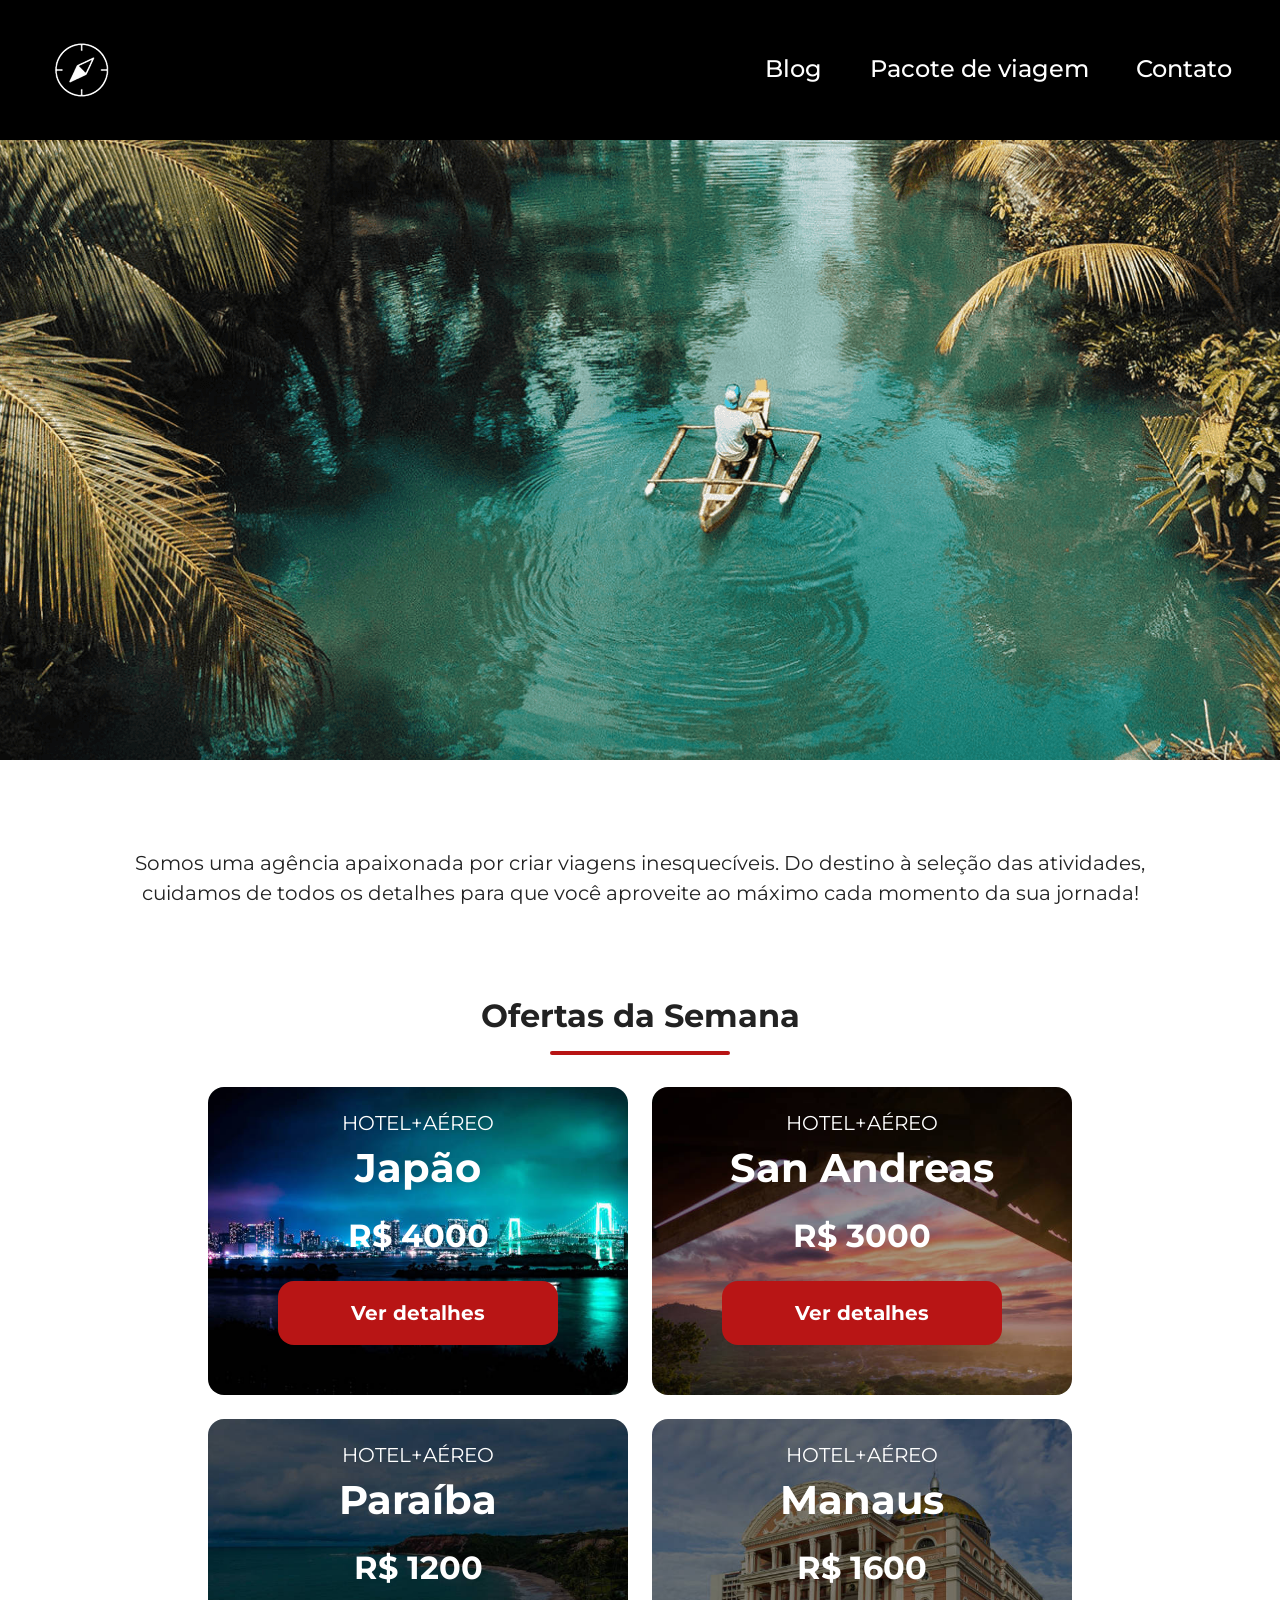
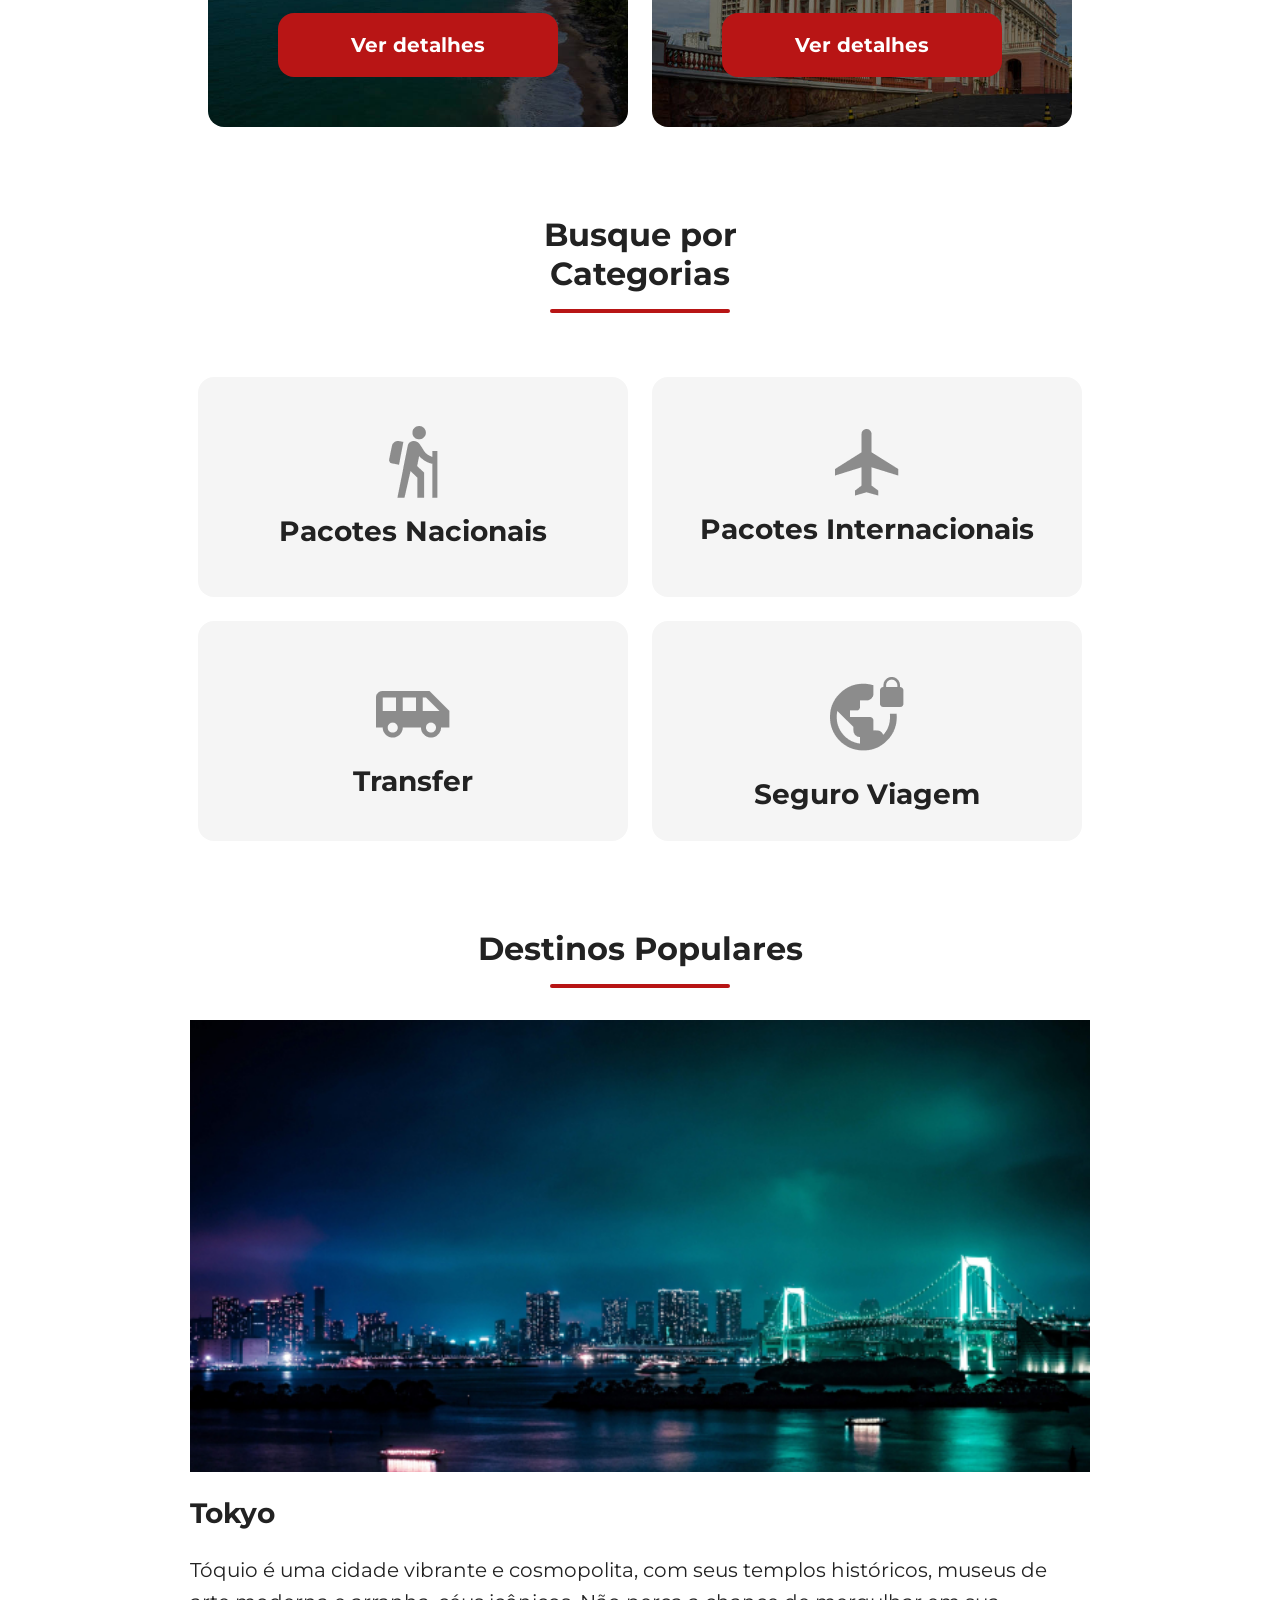
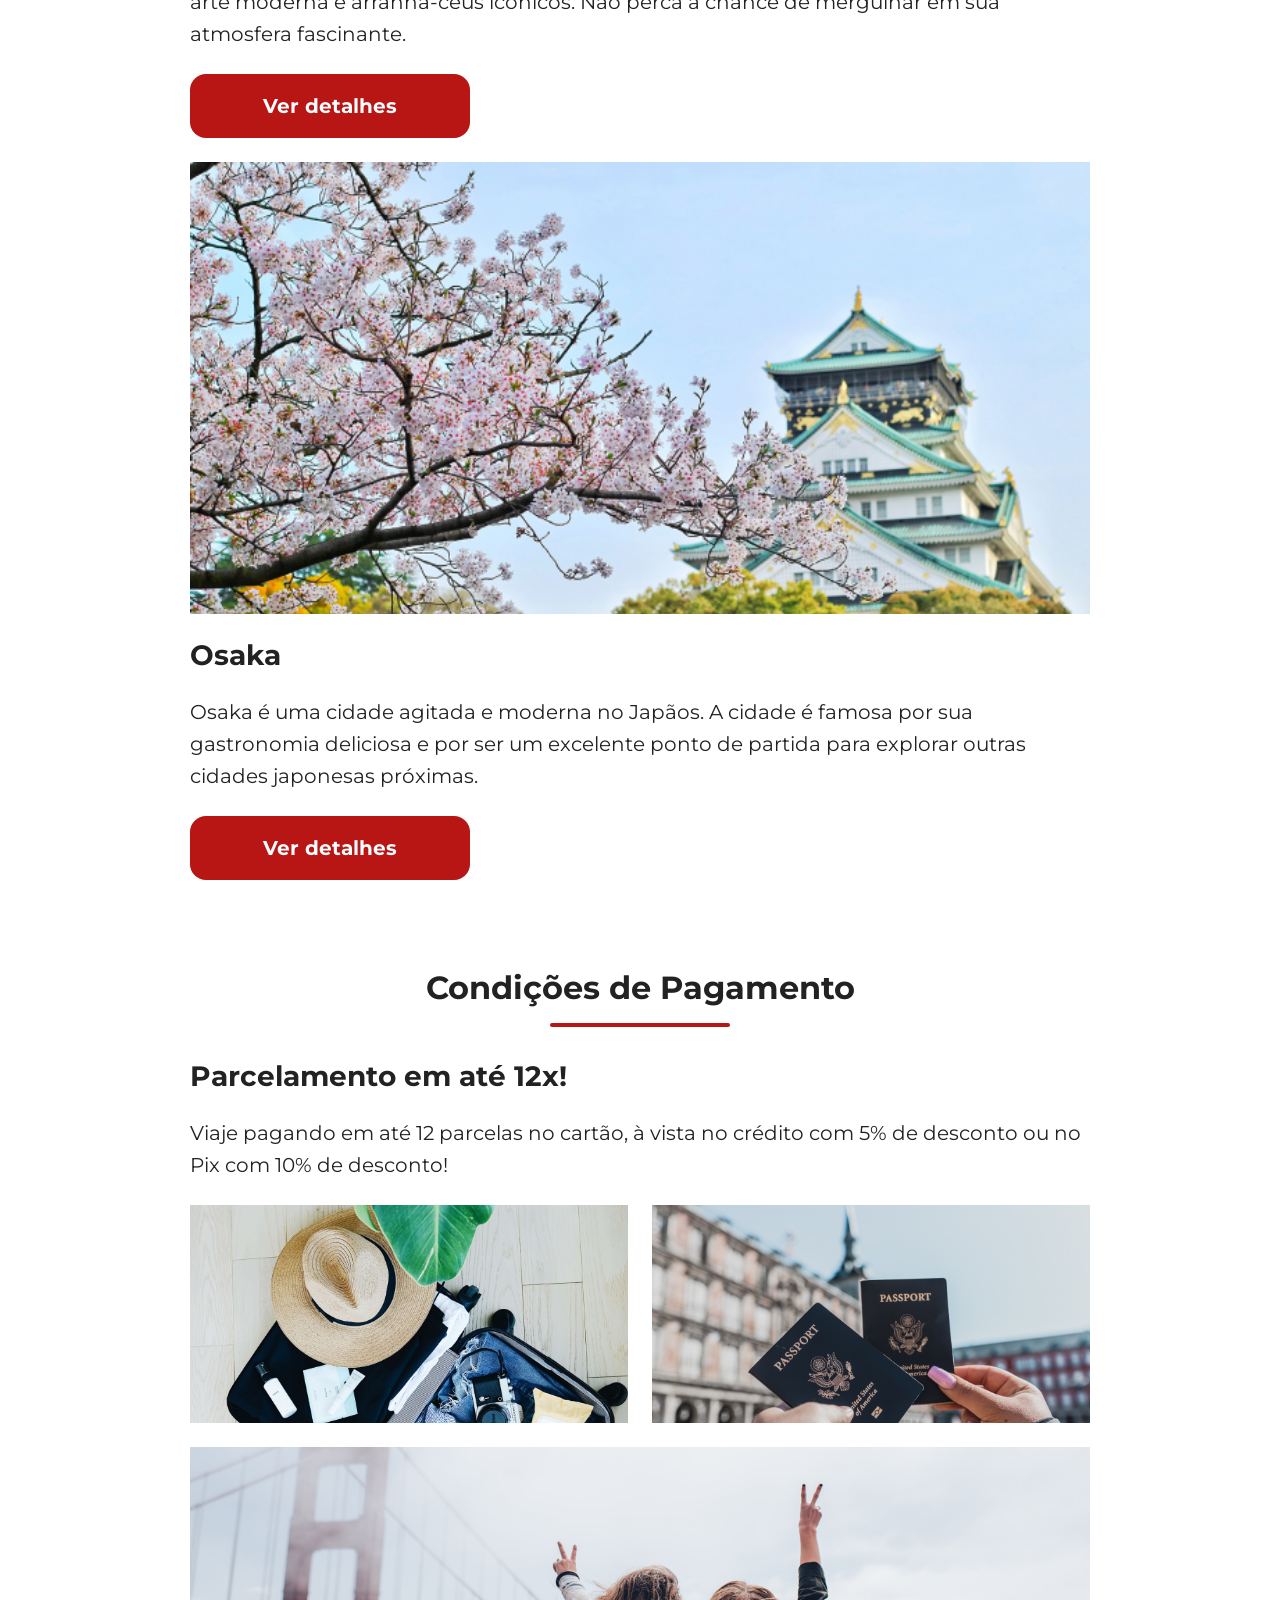
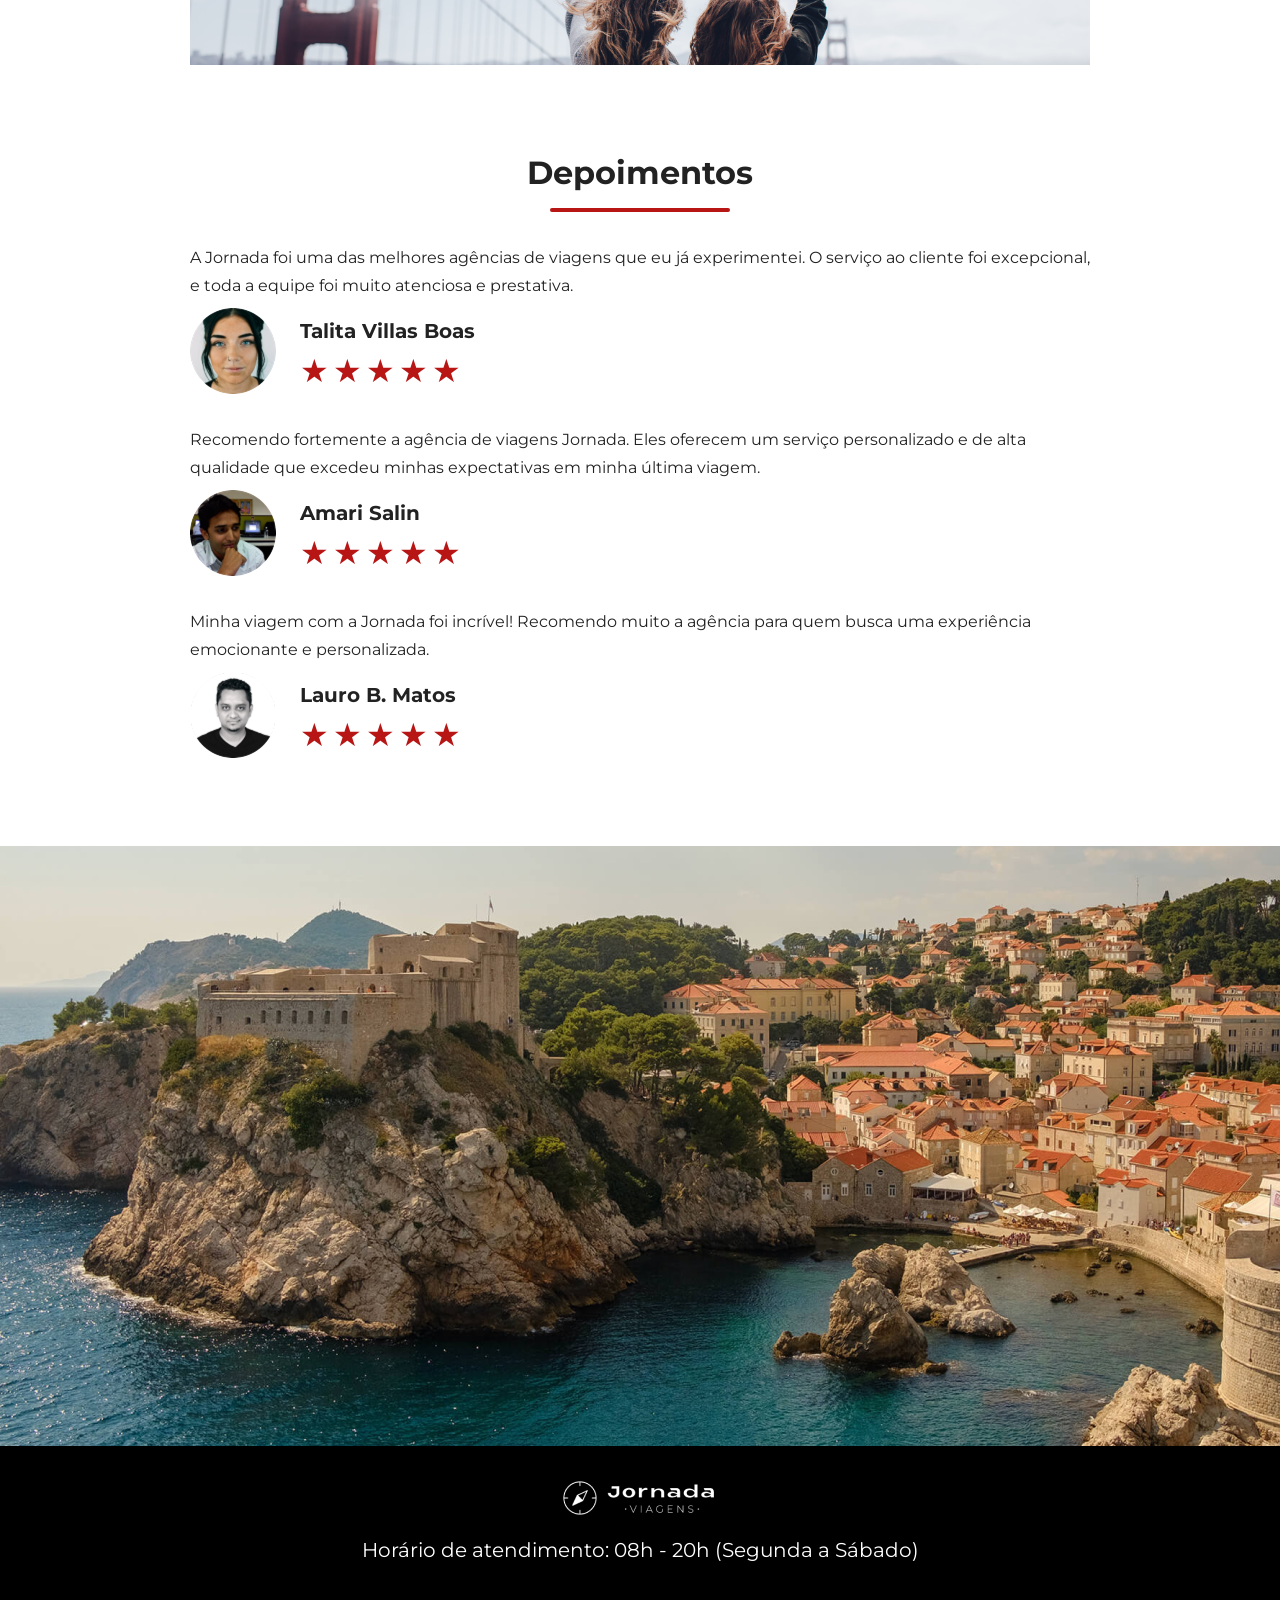
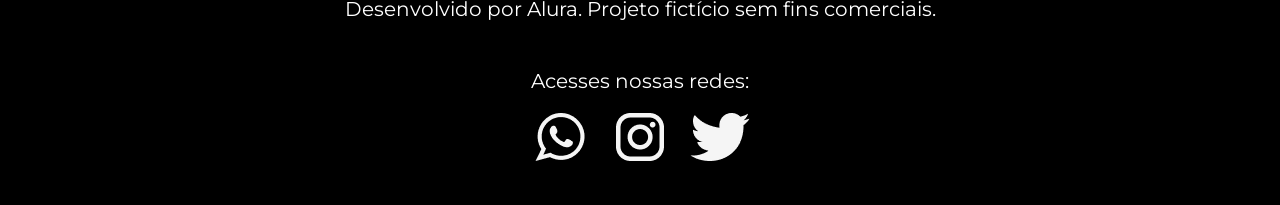
<file: index.html>
<!doctype html>
<html lang="pt-br">
  <head>
    <meta charset="UTF-8" />
    <meta name="viewport" content="width=device-width, initial-scale=1.0" />
    <meta
      name="description"
      content="Jornada Viagens - uma agência apaixonada por criar viagens inesquecíveis."
    />
    <meta name="og:title" content="Jornada Viagens" />
    <meta
      name="og:description"
      content="Jornada Viagens - uma agência apaixonada por criar viagens inesquecíveis."
    />
    <meta
      name="og:image"
      content="https://diegoogoncalves.github.io/jornada-viagens/img/footer-logo-mobile"
    />
    <meta name="og:type" content="website" />
    <meta
      name="og:url"
      content="https://diegoogoncalves.github.io/jornada-viagens/"
    />
    <link rel="icon" href="favico-black.svg" type="image/svg+xml" />
    <link rel="stylesheet" href="./css/style.css" />
    <title>Jornada Viagens</title>
  </head>
  <body>
    <header class="main-header">
      <a class="logo" href="index.html" title="voltar para a página inicial">
        <img
          class="img-mobile"
          src="./img/bussola-jornada-branca.png"
          alt="Bussola do logo Jornada Viagens na cor Branca"
        />
        <img
          class="img-desktop"
          src="img/bussola-texto-jornada-branca.png"
          alt="Logo Jornada Viagens na cor Branca"
        />
      </a>

      <div class="navigation-menu">
        <label for="menu"><img src="./img/menu.png" alt="menu" /></label>
        <input type="checkbox" id="menu" hidden />

        <nav>
          <ul class="list-links">
            <li>
              <a href="blog.html" target="_blank" title="Acessar Blog">Blog</a>
            </li>
            <li>
              <a
                href="pacotes.html"
                target="_blank"
                title="Acessar pacotes de Viagens"
                >Pacote de viagem</a
              >
            </li>
            <li>
              <a href="contato.html" target="_blank" title="Acessar Contato "
                >Contato</a
              >
            </li>
          </ul>
        </nav>
      </div>
    </header>

    <section class="hero">
      <div class="hero-img"></div>
      <h2>
        Somos uma agência apaixonada por criar viagens inesquecíveis. Do destino
        à seleção das atividades, cuidamos de todos os detalhes para que você
        aproveite ao máximo cada momento da sua jornada!
      </h2>
    </section>

    <section class="offers">
      <div class="section-title">
        <h2>Ofertas da Semana</h2>
        <hr />
      </div>

      <div class="offers-cards">
        <article class="card japao">
          <header>
            <p>HOTEL+AÉREO</p>
            <h3>
              Japão <br />
              <span>R$ 4000</span>
            </h3>
          </header>

          <footer>
            <a href="#" class="button">Ver detalhes</a>
          </footer>
          <br />
        </article>

        <article class="card san-andreas">
          <header>
            <p>HOTEL+AÉREO</p>
            <h3>
              San Andreas <br />
              <span>R$ 3000</span>
            </h3>
          </header>

          <footer>
            <a href="#" class="button">Ver detalhes</a>
          </footer>
          <br />
        </article>

        <article class="card paraiba">
          <header>
            <p>HOTEL+AÉREO</p>
            <h3>
              Paraíba <br />
              <span>R$ 1200</span>
            </h3>
          </header>

          <footer>
            <a href="#" class="button">Ver detalhes</a>
          </footer>
          <br />
        </article>

        <article class="card manaus">
          <header>
            <p>HOTEL+AÉREO</p>
            <h3>
              Manaus <br />
              <span>R$ 1600</span>
            </h3>
          </header>

          <footer>
            <a href="#" class="button">Ver detalhes</a>
          </footer>
          <br />
        </article>
      </div>
    </section>

    <section class="categories">
      <div class="section-title">
        <h2 class="content-title">Busque por Categorias</h2>
        <hr />
      </div>

      <div class="categories-cards">
        <a
          class="card nacional"
          href="#"
          target="_blank"
          title="Busque pela categoria pacotes nacionais"
        >
          <img
            src="./img/icone-pacotes-nacionais.png"
            alt="icone representando uma pessoa fazendo caminhada"
          />

          <h3 class="content-title">Pacotes Nacionais</h3>
        </a>

        <a
          class="card internacional"
          href="#"
          target="_blank"
          title="Busque pela categoria pacotes Internacionais"
        >
          <img
            src="./img/icone-pacotes-interacionais.png"
            alt="icone representando um aviao"
          />

          <h3 class="content-title">Pacotes Internacionais</h3>
        </a>

        <a
          class="card transfer single-line bus"
          href="#"
          target="_blank"
          title="Busque por um transfer"
        >
          <img
            src="./img/icone-transfer.png"
            alt="icone representando um onibus"
          />

          <h3 class="content-title">Transfer</h3>
        </a>

        <a
          class="card seguro-viagem single-line"
          href="#"
          target="_blank"
          title="Busque por seguro viagem"
        >
          <img
            src="./img/icone-seguro-viagem.png"
            alt="icone representando o planeta terra"
          />

          <h3 class="content-title">Seguro Viagem</h3>
        </a>
      </div>
    </section>

    <section class="destinations">
      <div class="section-title">
        <h2 class="content-title">Destinos Populares</h2>
        <hr />
      </div>

      <div class="destination-items">
        <article class="item tokyo">
          <header>
            <div class="img-item"></div>
            <h3 class="content-title">Tokyo</h3>
          </header>
          <p class="content-text">
            Tóquio é uma cidade vibrante e cosmopolita, com seus templos
            históricos, museus de arte moderna e arranha-céus icônicos. Não
            perca a chance de mergulhar em sua atmosfera fascinante.
          </p>
          <footer>
            <a
              href="#"
              target="_blank"
              title="Veja mais detalhes do destino Tokyo"
              class="button"
              >Ver detalhes
            </a>
          </footer>
        </article>

        <article class="item osaka">
          <header>
            <div class="img-item"></div>
            <h3 class="content-title">Osaka</h3>
          </header>
          <p class="content-text">
            Osaka é uma cidade agitada e moderna no Japãos. A cidade é famosa
            por sua gastronomia deliciosa e por ser um excelente ponto de
            partida para explorar outras cidades japonesas próximas.
          </p>
          <footer>
            <a
              href="#"
              class="button"
              target="_blank"
              title="Veja mais detalhes do destino Osaka"
              >Ver detalhes</a
            >
          </footer>
        </article>
      </div>
    </section>

    <section class="payments">
      <div class="section-title">
        <h2>Condições de Pagamento</h2>
        <hr />
      </div>
      <div class="content-container">
        <div class="text-content">
          <h3 class="content-title">Parcelamento em até 12x!</h3>
          <p class="content-text">
            Viaje pagando em até 12 parcelas no cartão, à vista no crédito com
            5% de desconto ou no Pix com 10% de desconto!
          </p>
        </div>
        <div class="image-gallery">
          <div class="image first"></div>
          <div class="image second"></div>
          <div class="image third colspan-2"></div>
        </div>
      </div>
    </section>

    <section class="testimonials">
      <div class="section-title">
        <h2>Depoimentos</h2>
        <hr />
      </div>

      <div class="testimonials-container">
        <article>
          <header>
            <p>
              A Jornada foi uma das melhores agências de viagens que eu já
              experimentei. O serviço ao cliente foi excepcional, e toda a
              equipe foi muito atenciosa e prestativa.
            </p>
          </header>
          <footer>
            <img
              src="./img/avatar-talita.png"
              alt="perfil da cliente Talita Villas Boas"
            />
            <div class="profile-content">
              <h3>Talita Villas Boas</h3>
              <div class="rating">
                <span class="star">★</span>
                <span class="star">★</span>
                <span class="star">★</span>
                <span class="star">★</span>
                <span class="star">★</span>
              </div>
            </div>
          </footer>
        </article>
        <article>
          <header>
            <p>
              Recomendo fortemente a agência de viagens Jornada. Eles oferecem
              um serviço personalizado e de alta qualidade que excedeu minhas
              expectativas em minha última viagem.
            </p>
          </header>
          <footer>
            <img
              src="./img/avatar-amari-salin.png"
              alt="perfil do cliente Amari Salin"
            />
            <div class="profile-content">
              <h3>Amari Salin</h3>
              <div class="rating">
                <span class="star">★</span>
                <span class="star">★</span>
                <span class="star">★</span>
                <span class="star">★</span>
                <span class="star">★</span>
              </div>
            </div>
          </footer>
        </article>
        <article>
          <header>
            <p>
              Minha viagem com a Jornada foi incrível! Recomendo muito a agência
              para quem busca uma experiência emocionante e personalizada.
            </p>
          </header>
          <footer>
            <img
              src="./img/avatar-lauro.png"
              alt="perfil do cliente Lauro B. Matos"
            />
            <div class="profile-content">
              <h3>Lauro B. Matos</h3>
              <div class="rating">
                <span class="star">★</span>
                <span class="star">★</span>
                <span class="star">★</span>
                <span class="star">★</span>
                <span class="star">★</span>
              </div>
            </div>
          </footer>
        </article>
      </div>
    </section>

    <section class="bottom-hero">
      <div class="hero-img"></div>
    </section>

    <footer class="main-footer">
      <div class="footer-content">
        <img
          class="logo-footer"
          src="./img/footer-logo-mobile.png"
          alt="Logo completoJornada Viagens "
        />
        <p>Horário de atendimento: 08h - 20h (Segunda a Sábado)</p>
        <br />
        <p>Desenvolvido por Alura. Projeto fictício sem fins comerciais.</p>
      </div>

      <div class="footer-social-media">
        <p>Acesses nossas redes:</p>

        <a
          href="#"
          target="_blank"
          title="Acesse o Whatsapp da Jornada Viagens"
        >
          <img
            src="./img/footer-whatsapp-mobile.png"
            alt="icone do Whatsapp na cor branca"
          />
        </a>

        <a
          href="#"
          target="_blank"
          title="Acessar o Instagram da Jornada Viagens"
        >
          <img
            src="./img/footer-instragam-mobile.png"
            alt="icone do instagram na cor branca"
          />
        </a>

        <a
          href="#"
          target="_blank"
          title="Acessar o Twitter da Jornada Viagens"
        >
          <img
            src="./img/footer-twiter-mobile.png"
            alt="icone do Twitter na cor branca"
          />
        </a>
      </div>
    </footer>
  </body>
</html>
</file>
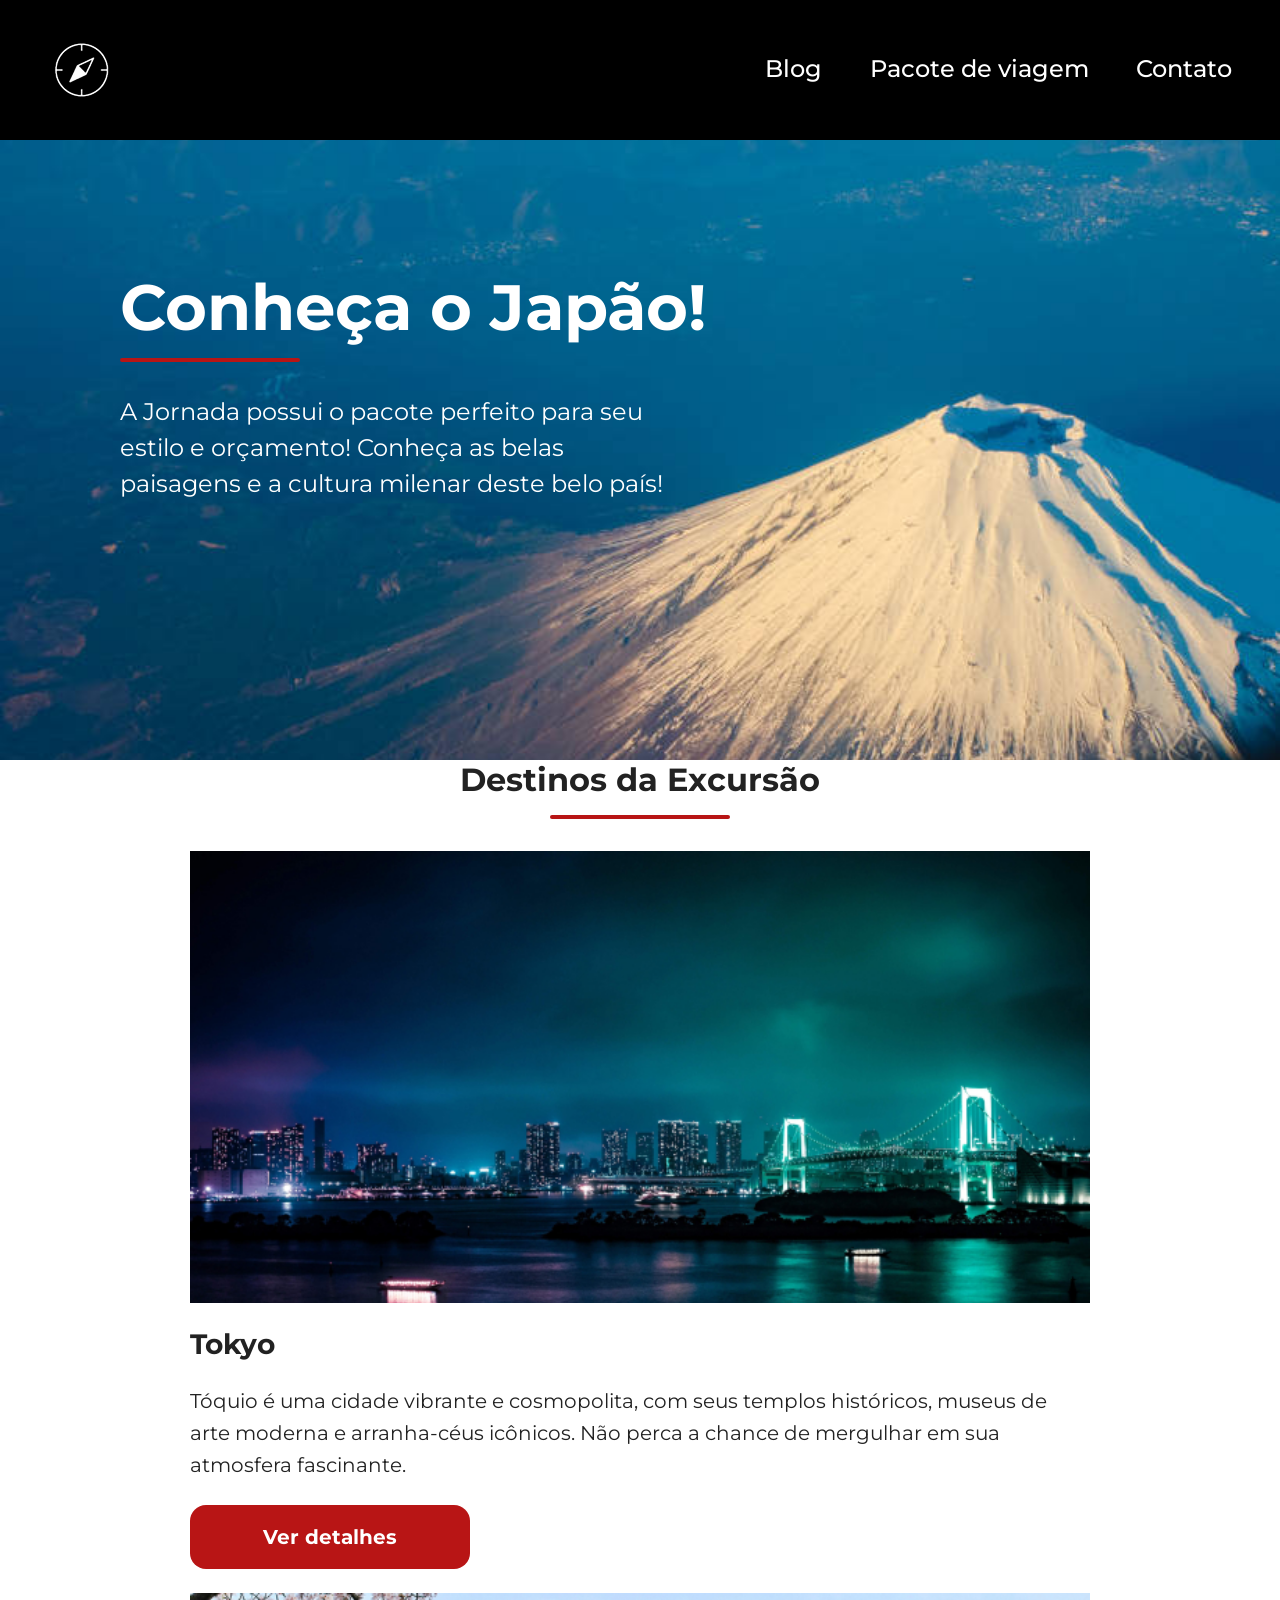
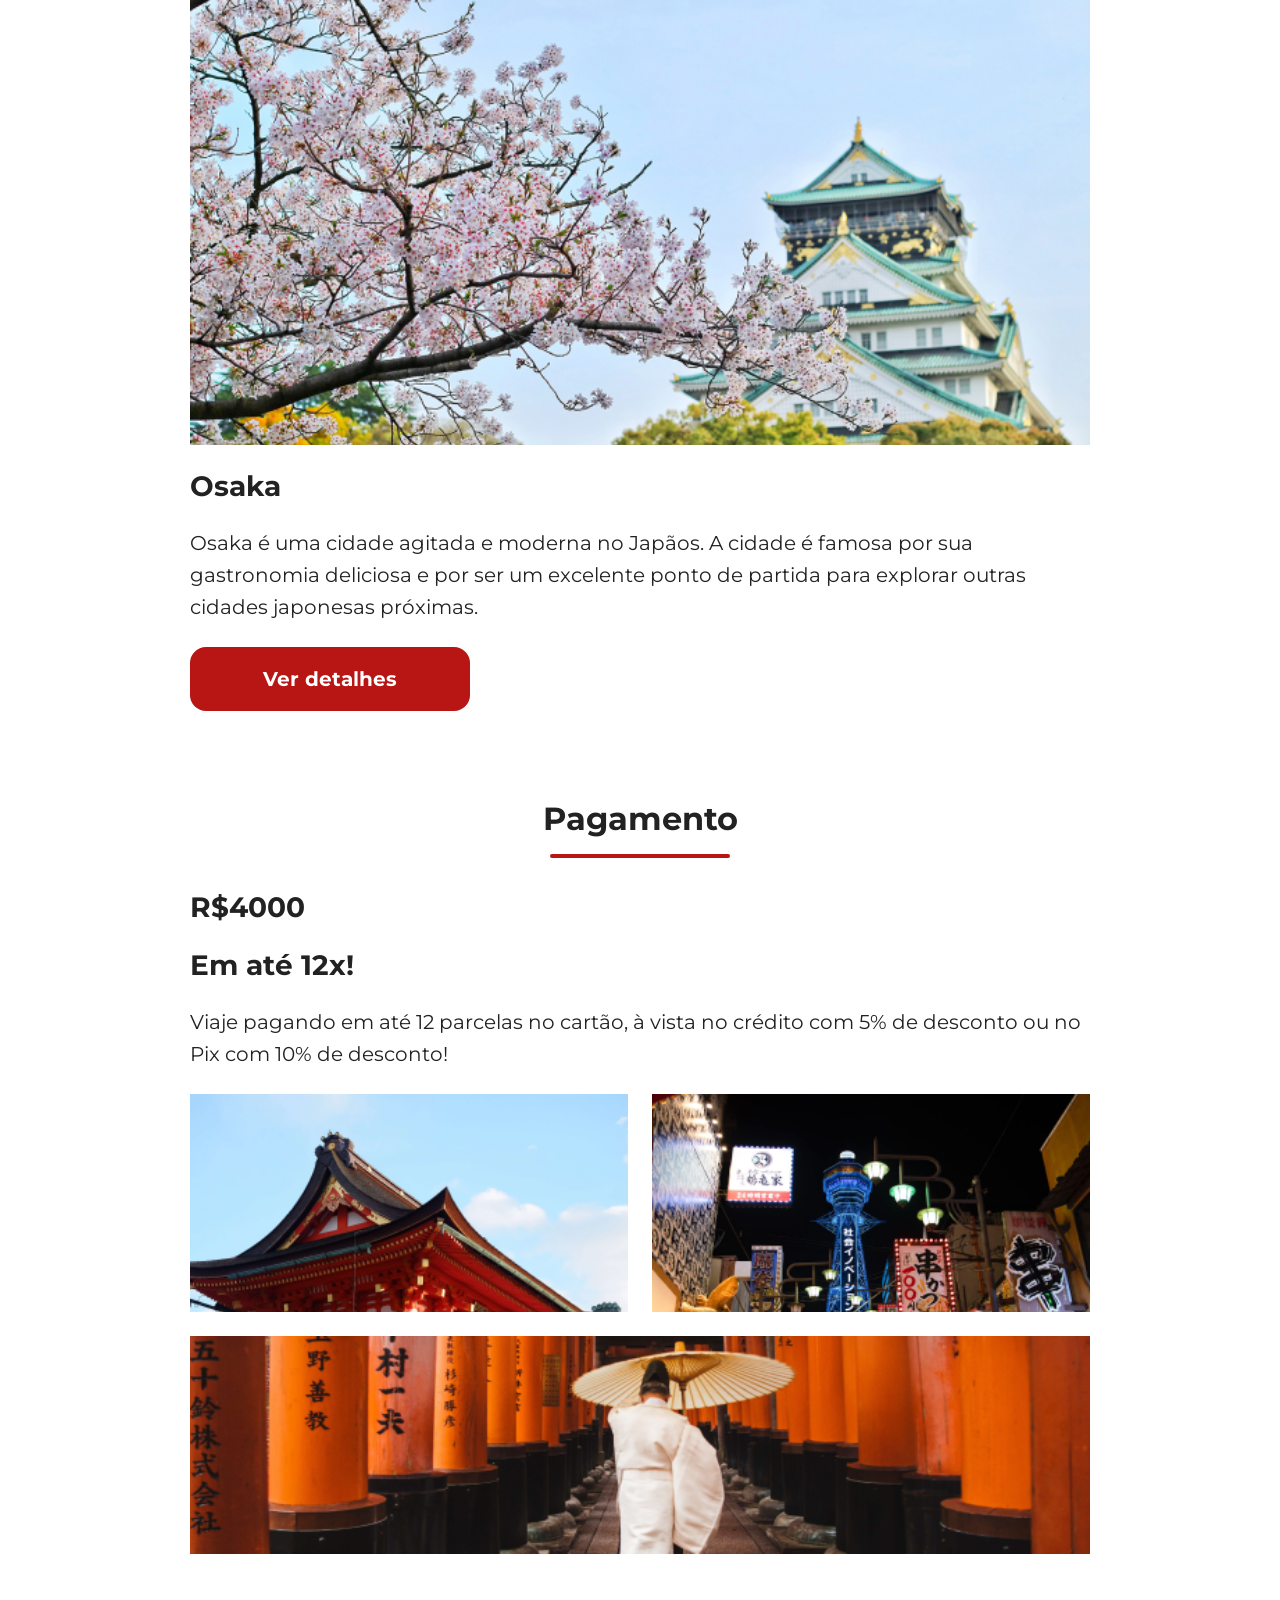
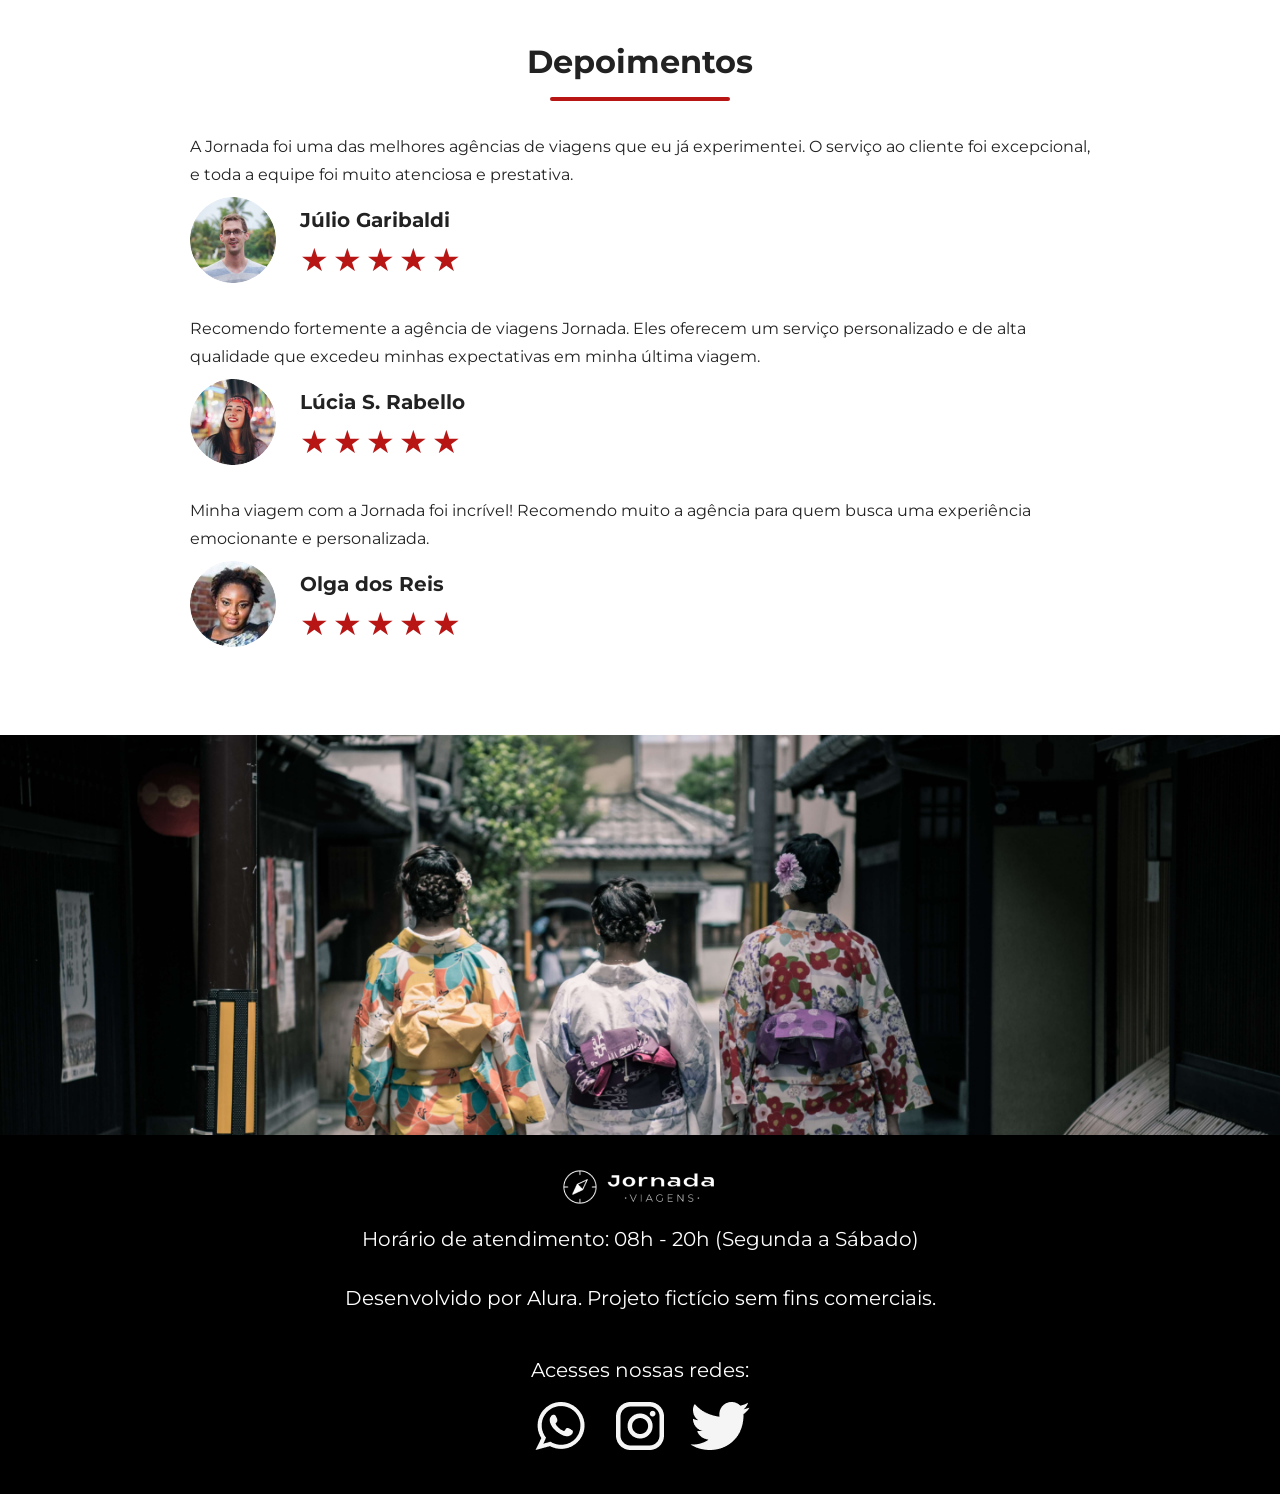
<file: pacotes.html>
<!doctype html>
<html lang="pt-br">
  <head>
    <meta charset="UTF-8" />
    <meta name="viewport" content="width=device-width, initial-scale=1.0" />

    <meta
      name="description"
      content="Jornada Viagens - uma agência apaixonada por criar viagens inesquecíveis."
    />
    <meta name="og:title" content="Jornada Viagens" />
    <meta
      name="og:description"
      content="Jornada Viagens - uma agência apaixonada por criar viagens inesquecíveis."
    />
    <meta
      name="og:image"
      content="https://diegoogoncalves.github.io/jornada-viagens/img/footer-logo-mobile"
    />
    <meta name="og:type" content="website" />
    <meta
      name="og:url"
      content="https://diegoogoncalves.github.io/jornada-viagens/"
    />

    <link rel="icon" href="favico-black.svg" type="image/svg+xml" />
    <link rel="stylesheet" href="./css/style.css" />
    <title>Pacotes de Viagem</title>
  </head>
  <body>
    <header class="main-header">
      <a
        class="logo"
        href="pacotes.html"
        title="voltar para a página pacotes de viagem"
      >
        <img
          class="img-mobile"
          src="./img/bussola-jornada-branca.png"
          alt="Bussola do logo Jornada Viagens na cor Branca"
        />
        <img
          class="img-desktop"
          src="img/bussola-texto-jornada-branca.png"
          alt="Logo Jornada Viagens na cor Branca"
        />
      </a>

      <div class="navigation-menu">
        <label for="menu"><img src="./img/menu.png" alt="menu" /></label>
        <input type="checkbox" id="menu" hidden />

        <nav>
          <ul class="list-links">
            <li>
              <a href="blog.html" target="_blank" title="Acessar Blog">Blog</a>
            </li>
            <li>
              <a
                href="pacotes.html"
                target="_blank"
                title="Acessar pacotes de Viagens"
                >Pacote de viagem</a
              >
            </li>
            <li>
              <a href="contato.html" target="_blank" title="Acessar Contato "
                >Contato</a
              >
            </li>
          </ul>
        </nav>
      </div>
    </header>

    <section class="hero-package">
      <div class="section-title-package">
        <h1>Conheça o Japão!</h1>
        <hr class="package-hr" />

        <h2>
          A Jornada possui o pacote perfeito para seu estilo e orçamento!
          Conheça as belas paisagens e a cultura milenar deste belo país!
        </h2>
      </div>
    </section>
    <section class="destinations">
      <div class="section-title">
        <h2 class="content-title">Destinos da Excursão</h2>
        <hr />
      </div>

      <div class="destination-items">
        <article class="item tokyo">
          <header>
            <div class="img-item"></div>
            <h3 class="content-title">Tokyo</h3>
          </header>
          <p class="content-text">
            Tóquio é uma cidade vibrante e cosmopolita, com seus templos
            históricos, museus de arte moderna e arranha-céus icônicos. Não
            perca a chance de mergulhar em sua atmosfera fascinante.
          </p>
          <footer>
            <a
              href="#"
              target="_blank"
              title="Veja mais detalhes do destino Tokyo"
              class="button"
              >Ver detalhes
            </a>
          </footer>
        </article>

        <article class="item osaka">
          <header>
            <div class="img-item"></div>
            <h3 class="content-title">Osaka</h3>
          </header>
          <p class="content-text">
            Osaka é uma cidade agitada e moderna no Japãos. A cidade é famosa
            por sua gastronomia deliciosa e por ser um excelente ponto de
            partida para explorar outras cidades japonesas próximas.
          </p>
          <footer>
            <a
              href="#"
              class="button"
              target="_blank"
              title="Veja mais detalhes do destino Osaka"
              >Ver detalhes</a
            >
          </footer>
        </article>
      </div>
    </section>

    <section class="payments">
      <div class="section-title">
        <h2>Pagamento</h2>
        <hr />
      </div>
      <div class="content-container">
        <div class="text-content">
          <h3 class="content-title">R$4000</h3>
          <h3 class="content-title">Em até 12x!</h3>
          <p class="content-text">
            Viaje pagando em até 12 parcelas no cartão, à vista no crédito com
            5% de desconto ou no Pix com 10% de desconto!
          </p>
        </div>
        <div class="package-image-gallery">
          <div class="image first"></div>
          <div class="image second"></div>
          <div class="image third colspan-2"></div>
        </div>
      </div>
    </section>

    <section class="testimonials">
      <div class="section-title">
        <h2>Depoimentos</h2>
        <hr />
      </div>

      <div class="testimonials-container">
        <article>
          <header>
            <p>
              A Jornada foi uma das melhores agências de viagens que eu já
              experimentei. O serviço ao cliente foi excepcional, e toda a
              equipe foi muito atenciosa e prestativa.
            </p>
          </header>
          <footer>
            <img
              src="./img/avatar-julio.png"
              alt="perfil do cliente Júlio Garibaldi"
            />
            <div class="profile-content">
              <h3>Júlio Garibaldi</h3>
              <div class="rating">
                <span class="star">★</span>
                <span class="star">★</span>
                <span class="star">★</span>
                <span class="star">★</span>
                <span class="star">★</span>
              </div>
            </div>
          </footer>
        </article>
        <article>
          <header>
            <p>
              Recomendo fortemente a agência de viagens Jornada. Eles oferecem
              um serviço personalizado e de alta qualidade que excedeu minhas
              expectativas em minha última viagem.
            </p>
          </header>
          <footer>
            <img
              src="./img/avatar-lucia.png"
              alt="perfil da cliente Lúcia S. Rabello"
            />
            <div class="profile-content">
              <h3>Lúcia S. Rabello</h3>
              <div class="rating">
                <span class="star">★</span>
                <span class="star">★</span>
                <span class="star">★</span>
                <span class="star">★</span>
                <span class="star">★</span>
              </div>
            </div>
          </footer>
        </article>
        <article>
          <header>
            <p>
              Minha viagem com a Jornada foi incrível! Recomendo muito a agência
              para quem busca uma experiência emocionante e personalizada.
            </p>
          </header>
          <footer>
            <img
              src="./img/avatar-olga.png"
              alt="perfil da cliente Olga dos Reis"
            />
            <div class="profile-content">
              <h3>Olga dos Reis</h3>
              <div class="rating">
                <span class="star">★</span>
                <span class="star">★</span>
                <span class="star">★</span>
                <span class="star">★</span>
                <span class="star">★</span>
              </div>
            </div>
          </footer>
        </article>
      </div>
    </section>

    <section class="bottom-hero">
      <div class="package-hero-img"></div>
    </section>

    <footer class="main-footer">
      <div class="footer-content">
        <img
          class="logo-footer"
          src="./img/footer-logo-mobile.png"
          alt="Logo completoJornada Viagens "
        />
        <p>Horário de atendimento: 08h - 20h (Segunda a Sábado)</p>
        <br />
        <p>Desenvolvido por Alura. Projeto fictício sem fins comerciais.</p>
      </div>

      <div class="footer-social-media">
        <p>Acesses nossas redes:</p>

        <a
          href="#"
          target="_blank"
          title="Acesse o Whatsapp da Jornada Viagens"
        >
          <img
            src="./img/footer-whatsapp-mobile.png"
            alt="icone do Whatsapp na cor branca"
          />
        </a>

        <a
          href="#"
          target="_blank"
          title="Acessar o Instagram da Jornada Viagens"
        >
          <img
            src="./img/footer-instragam-mobile.png"
            alt="icone do instagram na cor branca"
          />
        </a>

        <a
          href="#"
          target="_blank"
          title="Acessar o Twitter da Jornada Viagens"
        >
          <img
            src="./img/footer-twiter-mobile.png"
            alt="icone do Twitter na cor branca"
          />
        </a>
      </div>
    </footer>
  </body>
</html>
</file>
<file: css/style.css>
@import url(global.css);
@import url(header.css);
@import url(hero.css);
@import url(offers.css);
@import url(categories.css);
@import url(destinations.css);
@import url(payments.css);
@import url(testimonials.css);
@import url(footer.css);
@import url(package.css);
@import url(payments-package.css);
</file>
